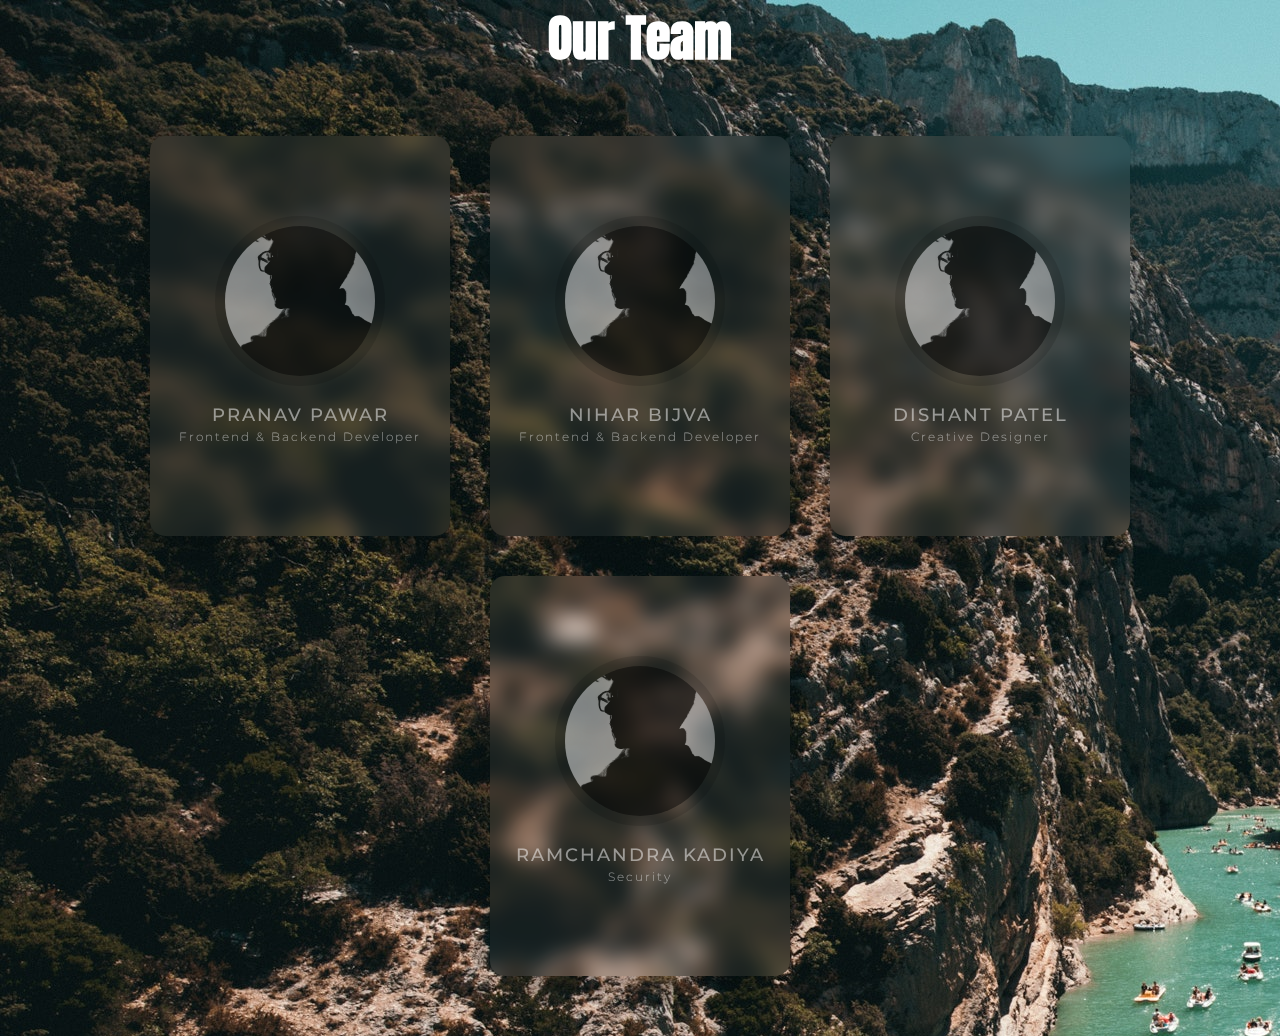
<file: profile.html>
<!DOCTYPE html>
<html lang="en">
<head>
    <meta charset="UTF-8">
    <meta http-equiv="X-UA-Compatible" content="IE=edge">
    <meta name="viewport" content="width=device-width, initial-scale=1.0">
    <link rel="stylesheet" href="https://cdnjs.cloudflare.com/ajax/libs/font-awesome/6.3.0/css/all.min.css" integrity="sha512-SzlrxWUlpfuzQ+pcUCosxcglQRNAq/DZjVsC0lE40xsADsfeQoEypE+enwcOiGjk/bSuGGKHEyjSoQ1zVisanQ==" crossorigin="anonymous" referrerpolicy="no-referrer" />
    <title>Know Us</title>
    <link rel="stylesheet" href="profile.css">
</head>
<body>
    <h2>Our Team</h2>
    <section>
        <div class="container">
            <div class="card">
                <div class="content">
                    <div class="imgBx"><img src="images/profile.jpg" alt=""></div>
                    <div class="contentBx">
                        <h3>Pranav Pawar<br><span>Frontend & Backend Developer</span></h3>
                    </div>
                </div>
                <ul class="sci">
                    <li style="--i:1">
                        <a href="#"><span><i class="fa-brands fa-instagram"></i></span></a>
                    </li>
                    <li style="--i:2">
                        <a href="https://github.com/pWar07"><span><i class="fa-brands fa-github"></i></span></a>
                    </li>
                    <li style="--i:3">
                        <a href="https://www.linkedin.com/in/pranav-pawar-1b623920a/"><span><i class="fa-brands fa-linkedin"></i></span></a>
                    </li>
                </ul>
            </div>

            <div class="card">
                <div class="content">
                    <div class="imgBx"><img src="images/profile.jpg" alt=""></div>
                    <div class="contentBx">
                        <h3>Nihar Bijva<br><span>Frontend & Backend Developer</span></h3>
                    </div>
                </div>
                <ul class="sci">
                    <li style="--i:1">
                        <a href="#"><span><i class="fa-brands fa-instagram"></i></span></a>
                    </li>
                    <li style="--i:2">
                        <a href="#"><span><i class="fa-brands fa-github"></i></span></a>
                    </li>
                    <li style="--i:3">
                        <a href="#"><span><i class="fa-brands fa-linkedin"></i></span></a>
                    </li>
                </ul>
            </div>

            <div class="card">
                <div class="content">
                    <div class="imgBx"><img src="images/profile.jpg" alt=""></div>
                    <div class="contentBx">
                        <h3>Dishant Patel<br><span>Creative Designer</span></h3>
                    </div>
                </div>
                <ul class="sci">
                    <li style="--i:1">
                        <a href="#"><span><i class="fa-brands fa-instagram"></i></span></a>
                    </li>
                    <li style="--i:2">
                        <a href="#"><span><i class="fa-brands fa-github"></i></span></a>
                    </li>
                    <li style="--i:3">
                        <a href="#"><span><i class="fa-brands fa-linkedin"></i></span></a>
                    </li>
                </ul>
            </div>

            <div class="card">
                <div class="content">
                    <div class="imgBx"><img src="images/profile.jpg" alt=""></div>
                    <div class="contentBx">
                        <h3>Ramchandra Kadiya<br><span>Security</span></h3>
                    </div>
                </div>
                <ul class="sci">
                    <li style="--i:1">
                        <a href="#"><span><i class="fa-brands fa-instagram"></i></span></a>
                    </li>
                    <li style="--i:2">
                        <a href="#"><span><i class="fa-brands fa-github"></i></span></a>
                    </li>
                    <li style="--i:3">
                        <a href="#"><span><i class="fa-brands fa-linkedin"></i></span></a>
                    </li>
                </ul>
            </div>
        </div>
    </section>
    
</body>
</html>
</file>
<file: profile.css>
@import url('https://fonts.googleapis.com/css2?family=Montserrat&display=swap');
@import url('https://fonts.googleapis.com/css2?family=Anton&display=swap');

*{
    margin: 0;
    padding: 0;
    font-family: 'Montserrat', sans-serif;
    user-select: none;
}

body{
    display: flex;
    justify-content: center;
    align-items: center;
    flex-wrap: wrap;
    /*background: #161623;*/
    background: url("images/river.jpg");
    max-width: 100%;
    min-height: 100vh;
}

h2{
    font-size: 50px;
    color: #fff;
    font-family: 'Anton', sans-serif;
}

section{
    position: relative;
    top: 1px;
}

/*section::before{
    content: '';
    position: absolute;
    top: 0;
    left: 0;
    width: 100%;
    height: 100%;
    background: linear-gradient(#f00,#f0f);
    clip-path: circle(30% at right 70%);
}

section::after{
    content: '';
    position: absolute;
    top: 0;
    left: 0;
    width: 100%;
    height: 100%;
    background: linear-gradient(#2196f3,#e91e63);
    clip-path: circle(20% at 10% 10%);
}*/

.container{
    position: relative;
    z-index: 1;
    display: flex;
    justify-content: center;
    align-items: center;
    flex-wrap: wrap;
    margin: 40px 0;
}

.container .card{
    position: relative;
    width: 300px;
    height: 400px;
    background: rgba(255, 255, 255, 0.05);
    margin: 20px;
    box-shadow: 0 15px 35px rgba(0, 0, 0, 0.2);
    border-radius: 15px;
    display: flex;
    justify-content: center;
    align-items: center;
    backdrop-filter: blur(10px);
}

.container .card .content{
    position: relative;
    display: flex;
    justify-content: center;
    align-items: center;
    flex-direction: column;
    opacity: 0.5;
    transition: 0.5s;

}

.container .card:hover .content{
    opacity: 1;
    transform: translateY(-20px);
}

.container .card .content .imgBx{
    position: relative;
    width: 150px;
    height: 150px;
    border-radius: 50%;
    overflow: hidden;
    border: 10px solid rgba(0, 0, 0, 0.25);
    
}

.container .card .content .imgBx img{
    position: absolute;
    top: 0;
    left: 0;
    width: 100%;
    height: 100%;
    object-fit: cover;
}

.container .card .content .contentBx h3{
    color: #fff;
    text-transform: uppercase;
    letter-spacing: 2px;
    font-weight: 500;
    font-size: 18px;
    text-align: center;
    margin: 20px 0 10px;
    line-height: 1.1em;
}

.container .card .content .contentBx h3 span{
    font-size: 12px;
    font-weight: 300;
    text-transform: initial;
}

.container .card .sci{
    position: absolute;
    bottom: 50px;
    display: flex;
}

.container .card .sci li{
    list-style: none;
    margin: 0 10px;
    transform: translateY(40px);
    transition: 0.5s;
    opacity: 0;
    transition-delay: calc(0.1s * var(--i));
}

.container .card:hover .sci li{
    transform: translateY(0px);
    opacity: 1;
}

.container .card .sci li a{
    color: #fff;
    font-size: 24px;
}
</file>
